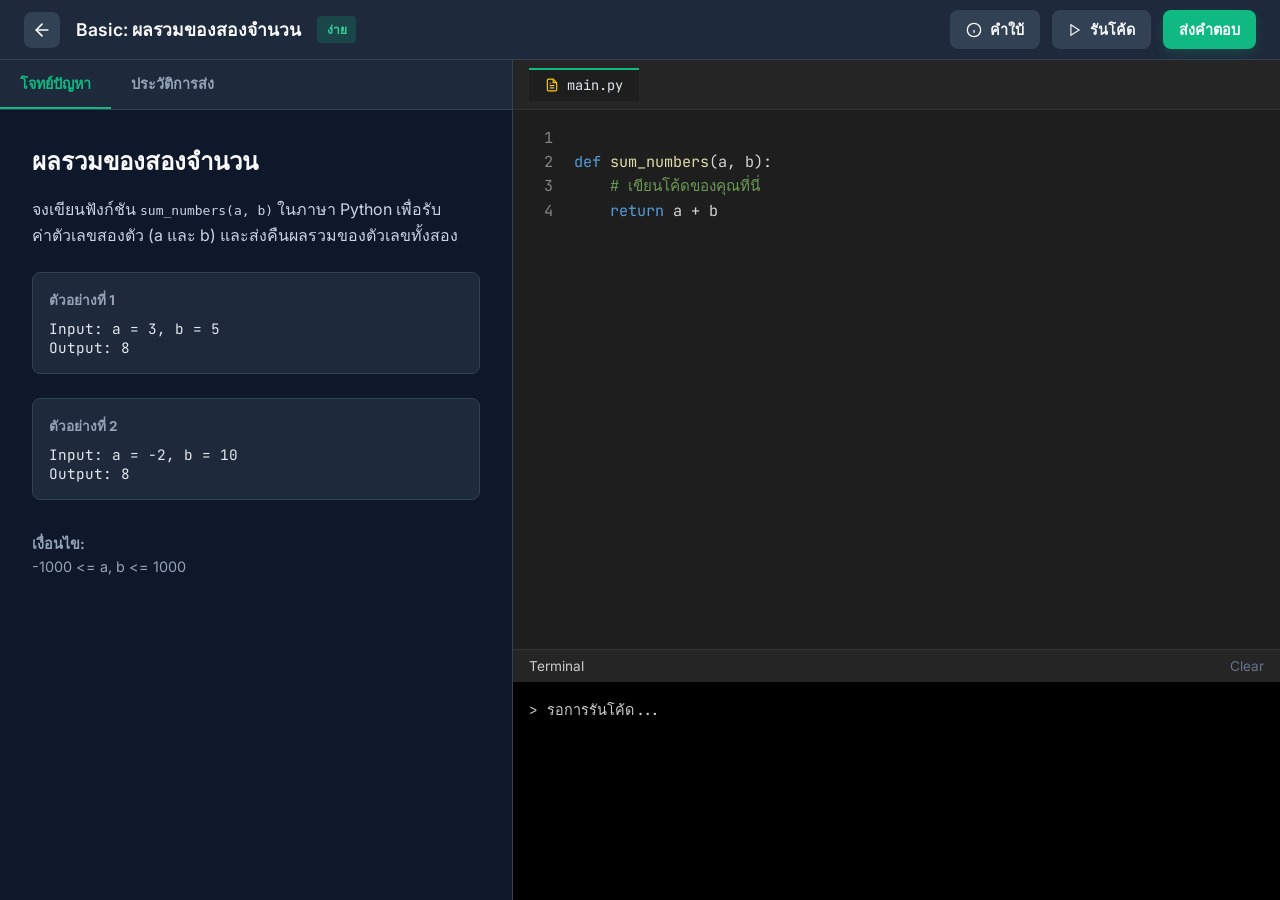
<file: playground.html>
<!DOCTYPE html>
<html lang="th">
<head>
    <meta charset="UTF-8">
    <meta name="viewport" content="width=device-width, initial-scale=1.0">
    <title>แบบฝึกหัด - RianCode Playground</title>
    <link rel="icon" type="image/png" href="frontend/assets/img/logo.png">
    <link href="https://fonts.googleapis.com/css2?family=Inter:wght@300;400;500;600;700;800&family=JetBrains+Mono:wght@400;500;600&display=swap" rel="stylesheet">
    
    <style>
        :root {
            --bg-dark: #0f172a;
            --bg-panel: #1e293b;
            --bg-hover: #334155;
            --text-main: #f8fafc;
            --text-muted: #94a3b8;
            --primary: #10b981;
            --primary-hover: #059669;
            --border-color: #334155;
            --font-ui: 'Inter', 'Sarabun', sans-serif;
            --font-code: 'JetBrains Mono', monospace;
        }

        body {
            margin: 0;
            padding: 0;
            background-color: var(--bg-dark);
            color: var(--text-main);
            font-family: var(--font-ui);
            height: 100vh;
            display: flex;
            flex-direction: column;
            overflow: hidden;
        }

        /* Top Navigation */
        .playground-nav {
            display: flex;
            align-items: center;
            justify-content: space-between;
            padding: 0.75rem 1.5rem;
            background-color: var(--bg-panel);
            border-bottom: 1px solid var(--border-color);
            height: 60px;
            box-sizing: border-box;
        }

        .nav-left {
            display: flex;
            align-items: center;
            gap: 1rem;
        }

        .btn-back {
            display: flex;
            align-items: center;
            justify-content: center;
            width: 36px;
            height: 36px;
            border-radius: 8px;
            background: var(--bg-hover);
            color: var(--text-main);
            text-decoration: none;
            transition: 0.2s;
        }

        .btn-back:hover {
            background: #475569;
        }

        .exercise-title {
            font-size: 1.1rem;
            font-weight: 600;
            margin: 0;
        }

        .difficulty-badge {
            font-size: 0.75rem;
            padding: 0.25rem 0.6rem;
            border-radius: 4px;
            background: rgba(16, 185, 129, 0.2);
            color: #34d399;
            font-weight: 600;
        }

        .nav-right {
            display: flex;
            align-items: center;
            gap: 0.75rem;
        }

        .btn {
            padding: 0.5rem 1rem;
            border-radius: 8px;
            font-size: 0.9rem;
            font-weight: 600;
            font-family: var(--font-ui);
            cursor: pointer;
            display: flex;
            align-items: center;
            gap: 0.5rem;
            border: none;
            transition: 0.2s;
        }

        .btn-secondary {
            background: var(--bg-hover);
            color: var(--text-main);
        }

        .btn-secondary:hover {
            background: #475569;
        }

        .btn-primary {
            background: var(--primary);
            color: white;
            box-shadow: 0 4px 12px rgba(16, 185, 129, 0.2);
        }

        .btn-primary:hover {
            background: var(--primary-hover);
            transform: translateY(-1px);
        }

        /* Split Layout */
        .playground-container {
            display: flex;
            flex: 1;
            height: calc(100vh - 60px);
        }

        /* Left Panel - Instructions */
        .panel-instructions {
            width: 40%;
            background-color: var(--bg-dark);
            border-right: 1px solid var(--border-color);
            display: flex;
            flex-direction: column;
            overflow-y: auto;
        }

        .instruction-tabs {
            display: flex;
            border-bottom: 1px solid var(--border-color);
            background-color: var(--bg-panel);
        }

        .tab {
            padding: 0.75rem 1.25rem;
            font-size: 0.9rem;
            font-weight: 600;
            color: var(--text-muted);
            cursor: pointer;
            border-bottom: 2px solid transparent;
        }

        .tab.active {
            color: var(--primary);
            border-bottom-color: var(--primary);
        }

        .instruction-content {
            padding: 2rem;
        }

        .instruction-content h2 {
            margin-top: 0;
            font-size: 1.5rem;
            margin-bottom: 1rem;
        }

        .instruction-content p {
            color: #cbd5e1;
            line-height: 1.6;
            margin-bottom: 1.5rem;
        }

        .code-example {
            background-color: var(--bg-panel);
            border: 1px solid var(--border-color);
            border-radius: 8px;
            padding: 1rem;
            margin-bottom: 1.5rem;
        }

        .code-example h4 {
            margin: 0 0 0.5rem 0;
            color: var(--text-muted);
            font-size: 0.85rem;
            text-transform: uppercase;
        }

        .code-example pre {
            margin: 0;
            font-family: var(--font-code);
            font-size: 0.9rem;
            color: #e2e8f0;
        }

        /* Right Panel - Editor & Console */
        .panel-workspace {
            width: 60%;
            display: flex;
            flex-direction: column;
            background-color: #1e1e1e; /* VS Code dark color */
        }

        .editor-header {
            display: flex;
            align-items: center;
            padding: 0.5rem 1rem;
            background-color: #252526;
            border-bottom: 1px solid #333;
        }

        .file-tab {
            display: flex;
            align-items: center;
            gap: 0.5rem;
            background-color: #1e1e1e;
            padding: 0.4rem 1rem;
            font-size: 0.85rem;
            font-family: var(--font-code);
            color: #e2e8f0;
            border-top: 2px solid var(--primary);
        }

        .editor-area {
            flex: 1;
            padding: 1rem;
            overflow-y: auto;
            position: relative;
        }

        .line-numbers {
            position: absolute;
            left: 0;
            top: 1rem;
            bottom: 0;
            width: 40px;
            text-align: right;
            padding-right: 10px;
            color: #858585;
            font-family: var(--font-code);
            font-size: 0.95rem;
            line-height: 1.6;
            user-select: none;
        }

        .code-input {
            margin-left: 45px;
            font-family: var(--font-code);
            font-size: 0.95rem;
            line-height: 1.6;
            color: #d4d4d4;
            white-space: pre;
            outline: none;
        }

        /* Syntax Highlighting Mock */
        .keyword { color: #569cd6; }
        .function { color: #dcdcaa; }
        .string { color: #ce9178; }
        .comment { color: #6a9955; }
        .operator { color: #d4d4d4; }
        .number { color: #b5cea8; }

        /* Console */
        .console-area {
            height: 250px;
            background-color: #000000;
            border-top: 1px solid #333;
            display: flex;
            flex-direction: column;
        }

        .console-header {
            display: flex;
            align-items: center;
            padding: 0.5rem 1rem;
            background-color: #252526;
            font-size: 0.85rem;
            color: #ccc;
            gap: 1rem;
        }

        .console-output {
            padding: 1rem;
            font-family: var(--font-code);
            font-size: 0.9rem;
            color: #ccc;
            flex: 1;
            overflow-y: auto;
        }

        .output-success {
            color: #10b981;
            margin-top: 0.5rem;
        }

        @media (max-width: 900px) {
            .playground-container {
                flex-direction: column;
            }
            .panel-instructions, .panel-workspace {
                width: 100%;
                height: 50%;
            }
            .panel-instructions { border-right: none; border-bottom: 1px solid var(--border-color); }
        }
    </style>
</head>
<body>

    <!-- Top Navigation -->
    <header class="playground-nav">
        <div class="nav-left">
            <a href="exercises.html" class="btn-back">
                <svg width="20" height="20" viewBox="0 0 24 24" fill="none" stroke="currentColor" stroke-width="2" stroke-linecap="round" stroke-linejoin="round"><line x1="19" y1="12" x2="5" y2="12"></line><polyline points="12 19 5 12 12 5"></polyline></svg>
            </a>
            <h1 class="exercise-title">Basic: ผลรวมของสองจำนวน</h1>
            <span class="difficulty-badge">ง่าย</span>
        </div>
        <div class="nav-right">
            <button class="btn btn-secondary" onclick="alert('แสดงคำใบ้ AI Mock')">
                <svg width="16" height="16" viewBox="0 0 24 24" fill="none" stroke="currentColor" stroke-width="2"><circle cx="12" cy="12" r="10"></circle><path d="M12 16v-4"></path><path d="M12 8h.01"></path></svg>
                คำใบ้
            </button>
            <button class="btn btn-secondary" onclick="runCode()">
                <svg width="14" height="14" viewBox="0 0 24 24" fill="none" stroke="currentColor" stroke-width="2"><polygon points="5 3 19 12 5 21 5 3"></polygon></svg>
                รันโค้ด
            </button>
            <button class="btn btn-primary" onclick="submitCode()">
                ส่งคำตอบ
            </button>
        </div>
    </header>

    <!-- Split Layout -->
    <div class="playground-container">
        
        <!-- Left Panel: Instructions -->
        <div class="panel-instructions">
            <div class="instruction-tabs">
                <div class="tab active">โจทย์ปัญหา</div>
                <div class="tab">ประวัติการส่ง</div>
            </div>
            
            <div class="instruction-content">
                <h2>ผลรวมของสองจำนวน</h2>
                <p>จงเขียนฟังก์ชัน <code>sum_numbers(a, b)</code> ในภาษา Python เพื่อรับค่าตัวเลขสองตัว (a และ b) และส่งคืนผลรวมของตัวเลขทั้งสอง</p>
                
                <div class="code-example">
                    <h4>ตัวอย่างที่ 1</h4>
                    <pre>Input: a = 3, b = 5
Output: 8</pre>
                </div>

                <div class="code-example">
                    <h4>ตัวอย่างที่ 2</h4>
                    <pre>Input: a = -2, b = 10
Output: 8</pre>
                </div>

                <p style="font-size: 0.9rem; color: #94a3b8; margin-top: 2rem;">
                    <strong>เงื่อนไข:</strong> <br>
                    -1000 <= a, b <= 1000
                </p>
            </div>
        </div>

        <!-- Right Panel: Editor & Console -->
        <div class="panel-workspace">
            <!-- Editor -->
            <div class="editor-header">
                <div class="file-tab">
                    <svg width="14" height="14" viewBox="0 0 24 24" fill="none" stroke="#facc15" stroke-width="2"><path d="M14 2H6a2 2 0 0 0-2 2v16a2 2 0 0 0 2 2h12a2 2 0 0 0 2-2V8z"></path><polyline points="14 2 14 8 20 8"></polyline><line x1="16" y1="13" x2="8" y2="13"></line><line x1="16" y1="17" x2="8" y2="17"></line><polyline points="10 9 9 9 8 9"></polyline></svg>
                    main.py
                </div>
            </div>
            
            <div class="editor-area">
                <div class="line-numbers">
                    1<br>2<br>3<br>4
                </div>
                <div class="code-input" contenteditable="true" spellcheck="false" id="codeEditor">
<span class="keyword">def</span> <span class="function">sum_numbers</span>(a, b):
    <span class="comment"># เขียนโค้ดของคุณที่นี่</span>
    <span class="keyword">return</span> a <span class="operator">+</span> b
</div>
            </div>

            <!-- Console -->
            <div class="console-area">
                <div class="console-header">
                    <div>Terminal</div>
                    <div style="margin-left: auto; cursor: pointer; color: #64748b;">Clear</div>
                </div>
                <div class="console-output" id="consoleOutput">
                    &gt; รอการรันโค้ด...
                </div>
            </div>
        </div>
    </div>

    <script>
        function runCode() {
            const output = document.getElementById('consoleOutput');
            output.innerHTML = '&gt; กำลังประมวลผล...<br>';
            
            setTimeout(() => {
                output.innerHTML += '<span style="color:#d4d4d4;">Test Case 1: a=3, b=5</span><br>';
                output.innerHTML += '<span style="color:#d4d4d4;">Output: 8</span><br>';
                output.innerHTML += '<span class="output-success">✔ ผ่าน (1ms)</span><br><br>';
                output.innerHTML += '<span style="color:#d4d4d4;">Test Case 2: a=-2, b=10</span><br>';
                output.innerHTML += '<span style="color:#d4d4d4;">Output: 8</span><br>';
                output.innerHTML += '<span class="output-success">✔ ผ่าน (0ms)</span>';
            }, 600);
        }

        function submitCode() {
            const output = document.getElementById('consoleOutput');
            output.innerHTML = '&gt; กำลังตรวจสอบความถูกต้องทั้งหมด (Submitting)...<br>';
            
            setTimeout(() => {
                output.innerHTML += '<br><span class="output-success" style="font-size: 1.1rem; font-weight: bold;">🎉 ยินดีด้วย! โค้ดของคุณทำงานถูกต้องทั้งหมด</span><br>';
                output.innerHTML += '<span style="color:#10b981;">+15 XP</span>';
                
                // Show celebration alert
                setTimeout(() => {
                    alert('🎉 ยินดีด้วยคุณผ่านแบบทดสอบนี้แล้ว! รับไปเลย 15 XP');
                }, 500);
            }, 1000);
        }
    </script>
</body>
</html>
</file>
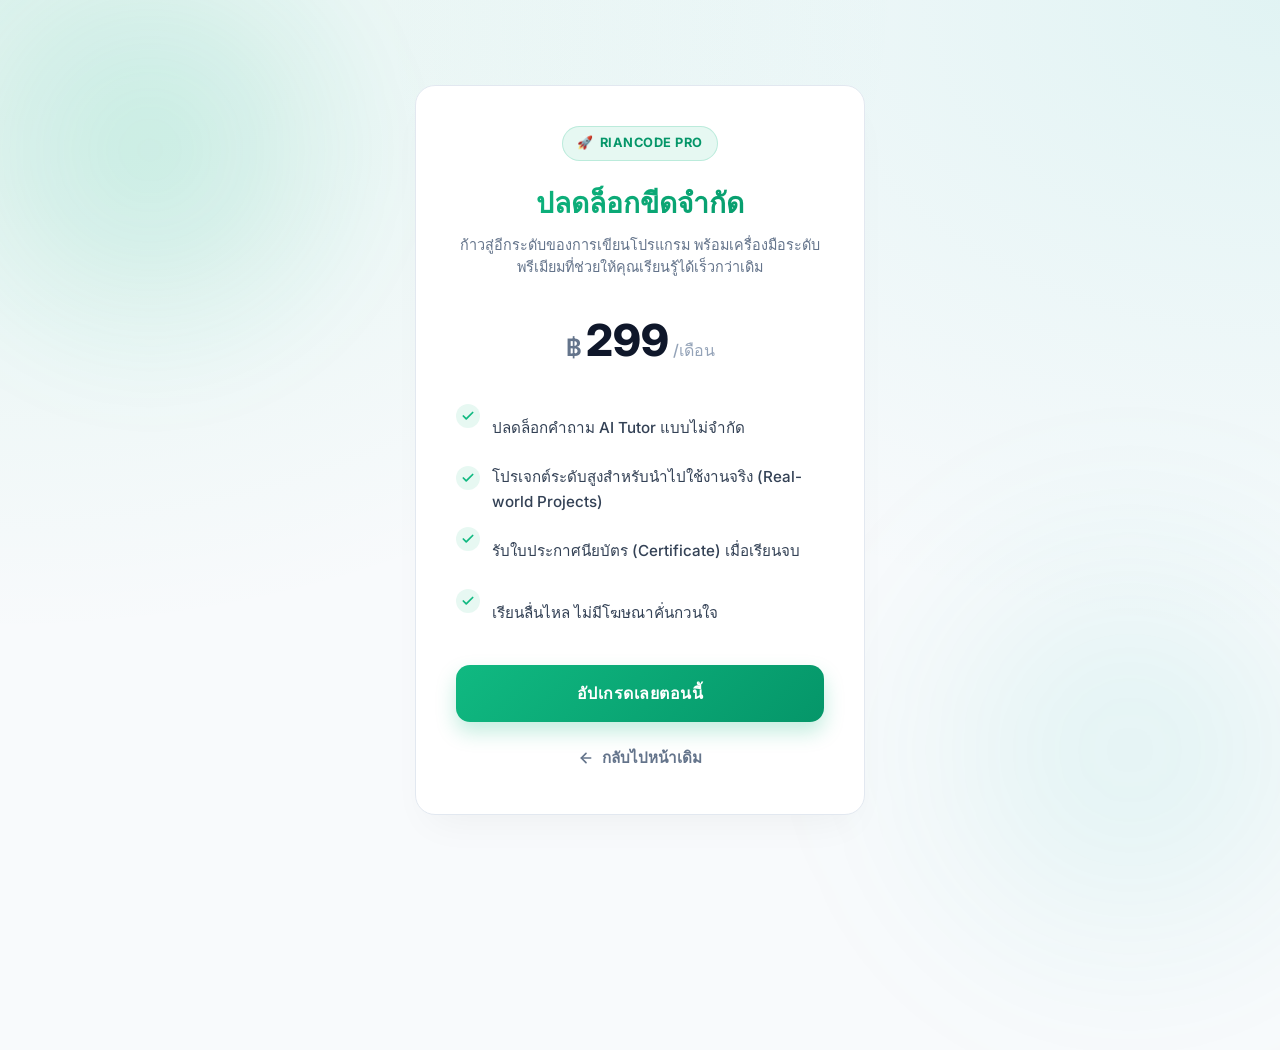
<file: upgrade.html>
<!DOCTYPE html>
<html lang="th">

<head>
    <meta charset="UTF-8">
    <meta name="viewport" content="width=device-width, initial-scale=1.0">
    <title>อัปเกรดเป็น PRO - RianCode</title>
    <link rel="icon" type="image/png" href="frontend/assets/img/logo.png">
    <link href="https://fonts.googleapis.com/css2?family=Inter:wght@300;400;500;600;700;800&display=swap" rel="stylesheet">
    <link rel="stylesheet" href="frontend/assets/css/style.css?v=1788372563889">

    <style>
        body {
            background-color: #f8fafc; /* Standard light theme background */
            font-family: 'Inter', 'Sarabun', sans-serif;
            color: #1e293b;
            min-height: 100vh;
            display: flex;
            align-items: center;
            justify-content: center;
            margin: 0;
            padding: 2rem;
            position: relative;
            overflow-x: hidden;
        }

        /* Animated Background Gradients */
        .bg-glow-1 {
            position: absolute;
            top: -100px;
            left: -100px;
            width: 500px;
            height: 500px;
            background: radial-gradient(circle, rgba(16, 185, 129, 0.15) 0%, transparent 70%);
            border-radius: 50%;
            z-index: 0;
            filter: blur(40px);
        }

        .bg-glow-2 {
            position: absolute;
            bottom: -150px;
            right: -150px;
            width: 600px;
            height: 600px;
            background: radial-gradient(circle, rgba(20, 184, 166, 0.1) 0%, transparent 70%);
            border-radius: 50%;
            z-index: 0;
            filter: blur(60px);
        }

        /* Card */
        .upgrade-card {
            position: relative;
            z-index: 10;
            background: #ffffff;
            border: 1px solid #e2e8f0;
            border-radius: 20px;
            padding: 2.5rem;
            max-width: 450px;
            width: 100%;
            box-shadow: 0 20px 40px -15px rgba(0, 0, 0, 0.05);
            text-align: center;
            animation: slideUpFade 0.6s ease-out forwards;
        }

        @keyframes slideUpFade {
            0% { opacity: 0; transform: translateY(30px) scale(0.98); }
            100% { opacity: 1; transform: translateY(0) scale(1); }
        }

        .pro-badge {
            display: inline-flex;
            align-items: center;
            gap: 0.4rem;
            padding: 0.4rem 0.85rem;
            background: rgba(16, 185, 129, 0.1);
            border: 1px solid rgba(16, 185, 129, 0.2);
            border-radius: 999px;
            color: #059669;
            font-size: 0.8rem;
            font-weight: 700;
            margin-bottom: 1.25rem;
            letter-spacing: 0.5px;
        }

        .title {
            font-size: 1.75rem;
            font-weight: 800;
            margin: 0 0 0.5rem 0;
            background: linear-gradient(135deg, #10b981, #059669);
            -webkit-background-clip: text;
            -webkit-text-fill-color: transparent;
        }

        .subtitle {
            color: #64748b;
            font-size: 0.9rem;
            margin-bottom: 1.75rem;
            line-height: 1.5;
        }

        .price-container {
            margin-bottom: 1.75rem;
            display: flex;
            flex-direction: column;
            align-items: center;
        }

        .price {
            font-size: 2.75rem;
            font-weight: 800;
            color: #0f172a;
            display: flex;
            align-items: baseline;
            gap: 0.25rem;
        }

        .price-currency {
            font-size: 1.5rem;
            font-weight: 600;
            color: #64748b;
        }

        .price-period {
            font-size: 1rem;
            font-weight: 500;
            color: #94a3b8;
        }

        .features-list {
            list-style: none;
            padding: 0;
            margin: 0 0 1.75rem 0;
            text-align: left;
        }

        .feature-item {
            display: flex;
            align-items: center;
            gap: 0.75rem;
            margin-bottom: 0.85rem;
            color: #334155;
            font-size: 0.95rem;
            font-weight: 500;
        }

        .feature-icon {
            display: flex;
            align-items: center;
            justify-content: center;
            width: 24px;
            height: 24px;
            background: rgba(16, 185, 129, 0.1);
            color: #10b981;
            border-radius: 50%;
            flex-shrink: 0;
        }

        .btn-upgrade {
            display: block;
            width: 100%;
            padding: 1rem;
            background: linear-gradient(135deg, #10b981, #059669);
            color: white;
            font-size: 1rem;
            font-weight: 700;
            text-decoration: none;
            border-radius: 14px;
            border: none;
            cursor: pointer;
            transition: all 0.3s ease;
            box-shadow: 0 10px 20px rgba(16, 185, 129, 0.25);
            letter-spacing: 0.5px;
        }

        .btn-upgrade:hover {
            transform: translateY(-3px);
            box-shadow: 0 15px 25px rgba(16, 185, 129, 0.35);
            background: linear-gradient(135deg, #34d399, #10b981);
        }

        .btn-back {
            display: inline-flex;
            align-items: center;
            gap: 0.5rem;
            color: #64748b;
            text-decoration: none;
            font-size: 0.95rem;
            font-weight: 600;
            margin-top: 1.5rem;
            transition: color 0.2s;
            cursor: pointer;
            border: none;
            background: none;
        }

        .btn-back:hover {
            color: #0f172a;
        }

        /* Responsive */
        @media (max-width: 600px) {
            .upgrade-card { padding: 2rem 1.25rem; }
            .title { font-size: 1.5rem; }
            .price { font-size: 2.25rem; }
        }
    </style>
</head>

<body>

    <!-- Background Elements -->
    <div class="bg-glow-1"></div>
    <div class="bg-glow-2"></div>

    <div class="upgrade-card">
        <div class="pro-badge">
            <span>🚀</span> RIANCODE PRO
        </div>
        
        <h1 class="title">ปลดล็อกขีดจำกัด</h1>
        <p class="subtitle">ก้าวสู่อีกระดับของการเขียนโปรแกรม พร้อมเครื่องมือระดับพรีเมียมที่ช่วยให้คุณเรียนรู้ได้เร็วกว่าเดิม</p>
        
        <div class="price-container">
            <div class="price">
                <span class="price-currency">฿</span>299<span class="price-period">/เดือน</span>
            </div>
        </div>

        <ul class="features-list">
            <li class="feature-item">
                <div class="feature-icon">
                    <svg width="14" height="14" viewBox="0 0 24 24" fill="none" stroke="currentColor" stroke-width="3" stroke-linecap="round" stroke-linejoin="round"><polyline points="20 6 9 17 4 12"></polyline></svg>
                </div>
                ปลดล็อกคำถาม AI Tutor แบบไม่จำกัด
            </li>
            <li class="feature-item">
                <div class="feature-icon">
                    <svg width="14" height="14" viewBox="0 0 24 24" fill="none" stroke="currentColor" stroke-width="3" stroke-linecap="round" stroke-linejoin="round"><polyline points="20 6 9 17 4 12"></polyline></svg>
                </div>
                โปรเจกต์ระดับสูงสำหรับนำไปใช้งานจริง (Real-world Projects)
            </li>
            <li class="feature-item">
                <div class="feature-icon">
                    <svg width="14" height="14" viewBox="0 0 24 24" fill="none" stroke="currentColor" stroke-width="3" stroke-linecap="round" stroke-linejoin="round"><polyline points="20 6 9 17 4 12"></polyline></svg>
                </div>
                รับใบประกาศนียบัตร (Certificate) เมื่อเรียนจบ
            </li>
            <li class="feature-item">
                <div class="feature-icon">
                    <svg width="14" height="14" viewBox="0 0 24 24" fill="none" stroke="currentColor" stroke-width="3" stroke-linecap="round" stroke-linejoin="round"><polyline points="20 6 9 17 4 12"></polyline></svg>
                </div>
                เรียนลื่นไหล ไม่มีโฆษณาคั่นกวนใจ
            </li>
        </ul>

        <button class="btn-upgrade" onclick="alert('ระบบชำระเงินจำลอง (Mock) - ขอบคุณที่ให้ความสนใจ RianCode PRO!');">
            อัปเกรดเลยตอนนี้
        </button>

        <button class="btn-back" onclick="window.history.back();">
            <svg width="16" height="16" viewBox="0 0 24 24" fill="none" stroke="currentColor" stroke-width="2.5" stroke-linecap="round" stroke-linejoin="round"><line x1="19" y1="12" x2="5" y2="12"></line><polyline points="12 19 5 12 12 5"></polyline></svg>
            กลับไปหน้าเดิม
        </button>
    </div>

</body>

</html>
</file>
<file: frontend/assets/css/style.css>
/* CSS Reset & Variables (Light Mode) .brand-logo-img*/
:root {
    --bg-color: #f8fafc;
    /* Very light gray/white */
    --surface-color: rgba(255, 255, 255, 0.85);
    /* White with transparency for glass effect */
    --surface-border: rgba(0, 0, 0, 0.08);
    /* Subtle dark border */
    --text-primary: #0f172a;
    /* Deep dark blue for text */
    --text-secondary: #64748b;
    /* Gray text */

    --primary-color: #10b981;
    /* Emerald Green */
    --primary-hover: #059669;
    --secondary-color: #14b8a6;
    /* Teal */

    --gradient-1: linear-gradient(135deg, #10b981, #14b8a6);
    --gradient-2: linear-gradient(135deg, #84cc16, #14b8a6);

    --font-ui: 'Inter', -apple-system, sans-serif;
    --font-mono: 'JetBrains Mono', monospace;

    --transition: all 0.3s ease;
}

* {
    margin: 0;
    padding: 0;
    box-sizing: border-box;
}

body {
    font-family: var(--font-ui);
    background-color: var(--bg-color);
    color: var(--text-primary);
    line-height: 1.6;
    overflow-x: hidden;
    /* Soft light gradient blobs */
    background-image:
        radial-gradient(at 0% 0%, rgba(16, 185, 129, 0.1) 0px, transparent 50%),
        radial-gradient(at 100% 0%, rgba(20, 184, 166, 0.1) 0px, transparent 50%);
    background-attachment: fixed;
}

a {
    text-decoration: none;
    color: inherit;
}

/* Typography Utility */
.text-gradient {
    background: var(--gradient-1);
    -webkit-background-clip: text;
    -webkit-text-fill-color: transparent;
    background-clip: text;
}

/* Buttons */
.btn {
    display: inline-flex;
    align-items: center;
    justify-content: center;
    gap: 0.5rem;
    padding: 0.5rem 1.25rem;
    border-radius: 8px;
    font-weight: 600;
    font-size: 0.95rem;
    cursor: pointer;
    transition: var(--transition);
    border: none;
    outline: none;
}

.btn-primary {
    background: var(--gradient-1);
    color: white;
    box-shadow: 0 4px 15px rgba(16, 185, 129, 0.25);
}

.btn-primary:hover {
    transform: translateY(-2px);
    box-shadow: 0 6px 20px rgba(16, 185, 129, 0.35);
}

.btn-outline {
    background: transparent;
    border: 1px solid var(--surface-border);
    color: var(--text-primary);
}

.btn-outline:hover {
    background: rgba(0, 0, 0, 0.03);
    border-color: rgba(0, 0, 0, 0.15);
}

.btn-secondary {
    background: var(--surface-color);
    border: 1px solid var(--surface-border);
    color: var(--text-primary);
    backdrop-filter: blur(10px);
    box-shadow: 0 2px 8px rgba(0, 0, 0, 0.04);
}

.btn-secondary:hover {
    background: rgba(255, 255, 255, 0.95);
    box-shadow: 0 4px 12px rgba(0, 0, 0, 0.08);
}

.btn-large {
    padding: 0.75rem 1.5rem;
    font-size: 1.05rem;
}

/* Navbar */
.navbar {
    position: fixed;
    top: 0;
    width: 100%;
    z-index: 100;
    background: rgba(255, 255, 255, 0.8);
    backdrop-filter: blur(7px);
    -webkit-backdrop-filter: blur(12px);
    border-bottom: 1px solid var(--surface-border);
}

.navbar.floating {
    top: 1.5rem;
    left: 50%;
    transform: translateX(-50%);
    width: 90%;
    max-width: 1200px;
    border-radius: 25px;
    border: 1px solid var(--surface-border);
    box-shadow: 0 20px 40px rgba(0, 0, 0, 0.08);
}

.nav-container {
    max-width: 1200px;
    margin: 0 auto;
    padding: 1rem 2rem;
    display: flex;
    justify-content: space-between;
    align-items: center;
}

.logo {
    font-size: 1.5rem;
    font-weight: 700;
    display: flex;
    align-items: center;
    gap: 0.1rem;
    letter-spacing: -0.5px;
}

.logo-icon {
    color: var(--primary-color);
    font-family: var(--font-mono);
}

.nav-links {
    display: flex;
    gap: 2rem;
}

.nav-links a {
    color: var(--text-secondary);
    font-weight: 500;
    transition: var(--transition);
}

.nav-links a:hover {
    color: var(--primary-color);
}

.nav-actions {
    display: flex;
    gap: 1rem;
    align-items: center;
}

/* Upgrade PRO Button */
.btn-upgrade-nav {
    display: inline-flex;
    align-items: center;
    gap: 0.4rem;
    background: linear-gradient(135deg, #f59e0b, #d97706);
    color: #ffffff !important;
    padding: 0.45rem 0.95rem;
    border-radius: 99px;
    font-size: 0.82rem;
    font-weight: 700;
    text-decoration: none !important;
    box-shadow: 0 4px 14px rgba(245, 158, 11, 0.35);
    transition: all 0.2s cubic-bezier(0.16, 1, 0.3, 1);
    border: none;
    white-space: nowrap;
}

.btn-upgrade-nav:hover {
    transform: translateY(-1px) scale(1.02);
    box-shadow: 0 6px 20px rgba(245, 158, 11, 0.5);
    background: linear-gradient(135deg, #fbbf24, #d97706);
}

/* Profile Dropdown */
.profile-dropdown {
    position: relative;
    display: inline-flex;
    align-items: center;
}

.profile-dropdown-menu {
    display: none !important;
    position: absolute;
    right: 0;
    top: calc(100% + 10px);
    background: #ffffff;
    border: 1px solid #e2e8f0;
    min-width: 180px;
    border-radius: 12px;
    box-shadow: 0 10px 30px rgba(0, 0, 0, 0.15);
    z-index: 9999;
    overflow: hidden;
    flex-direction: column;
    padding: 0.4rem 0;
}

.profile-dropdown-menu.show {
    display: flex !important;
    animation: fadeInDown 0.2s ease-out;
}

.dropdown-item {
    padding: 0.6rem 1.1rem;
    display: flex;
    align-items: center;
    gap: 0.5rem;
    color: #334155;
    text-decoration: none;
    font-size: 0.88rem;
    font-weight: 500;
    cursor: pointer;
    background: transparent;
    border: none;
    width: 100%;
    text-align: left;
    transition: all 0.15s;
}

.dropdown-item:hover {
    background: #f1f5f9;
    color: #0f172a;
}

.dropdown-divider {
    height: 1px;
    background: #e2e8f0;
    margin: 0.35rem 0;
}


.dropdown-item:hover {
    background: rgba(0, 0, 0, 0.05);
    color: var(--primary-color);
}

.dropdown-divider {
    height: 1px;
    background-color: var(--surface-border);
    margin: 4px 0;
}

/* Sidebar Layout */
.dashboard-layout {
    display: flex;
    min-height: 100vh;
    padding-top: 73px;
}

.sidebar {
    width: 260px;
    background: var(--surface-color);
    border-right: 1px solid var(--surface-border);
    backdrop-filter: blur(7px);
    position: fixed;
    top: 0;
    bottom: 0;
    left: 0;
    padding: 2rem 1.25rem;
    overflow-y: auto;
    z-index: 110;
    transition: width 0.3s ease, padding 0.3s ease;
    display: flex;
    flex-direction: column;
}

.sidebar.collapsed {
    width: 80px;
    padding: 2rem 0.5rem;
}

.sidebar.collapsed .sidebar-link-text,
.sidebar.collapsed .logo-text {
    display: none;
}

.sidebar.collapsed .sidebar-link {
    justify-content: center;
    padding: 0.75rem;
}

.sidebar.collapsed .logo {
    justify-content: center;
    padding: 0 !important;
}

.sidebar-nav {
    display: flex;
    flex-direction: column;
    gap: 0.5rem;
}

.sidebar-link {
    display: flex;
    align-items: center;
    gap: 0.75rem;
    padding: 0.75rem 1rem;
    border-radius: 8px;
    color: var(--text-secondary);
    font-weight: 500;
    transition: var(--transition);
}

.sidebar-link:hover,
.sidebar-link.active {
    background: rgba(16, 185, 129, 0.1);
    color: var(--primary-color);
}

.sidebar-link svg {
    width: 20px;
    height: 20px;
}

.main-content {
    flex: 1;
    margin-left: 260px;
    padding: 2rem 3rem;
    width: calc(100% - 260px);
    transition: margin-left 0.3s ease, width 0.3s ease;
}

.sidebar.collapsed~.main-content {
    margin-left: 80px;
    width: calc(100% - 80px);
}

/* Mobile Menu Toggle */
.mobile-menu-btn {
    display: none;
    background: none;
    border: none;
    color: var(--text-primary);
    cursor: pointer;
    padding: 0.5rem;
}

/* Hero Section */
.hero {
    max-width: 1200px;
    margin: 0 auto;
    padding: 8rem 2rem 4rem;
    display: grid;
    grid-template-columns: 1fr 1fr;
    gap: 4rem;
    align-items: center;
    min-height: 100vh;
}

.hero-badge {
    display: inline-block;
    padding: 0.4rem 1rem;
    background: rgba(16, 185, 129, 0.1);
    border: 1px solid rgba(16, 185, 129, 0.2);
    border-radius: 999px;
    color: var(--primary-hover);
    font-size: 0.875rem;
    font-weight: 600;
    margin-bottom: 1.5rem;
    animation: fadeInDown 0.6s ease-out;
}

.hero-title {
    font-size: 4rem;
    line-height: 1.1;
    font-weight: 700;
    margin-bottom: 1.5rem;
    letter-spacing: -1px;
    animation: fadeInUp 0.8s ease-out;
}

.hero-subtitle {
    font-size: 1.125rem;
    color: var(--text-secondary);
    margin-bottom: 2.5rem;
    max-width: 90%;
    animation: fadeInUp 1s ease-out;
}

.hero-buttons {
    display: flex;
    gap: 1rem;
    animation: fadeInUp 1.2s ease-out;
}

/* Code Window Animation - Dark Theme to contrast the white bg */
.hero-visual {
    position: relative;
    perspective: 1000px;
    animation: fadeIn 1.5s ease-out;
}

.code-window {
    background: #0f172a;
    /* Dark background for code window */
    border-radius: 12px;
    border: 1px solid rgba(255, 255, 255, 0.1);
    box-shadow: 0 25px 50px -12px rgba(0, 0, 0, 0.25);
    overflow: hidden;
    transform: rotateY(-5deg) rotateX(5deg);
    transition: transform 0.5s ease;
    animation: float 6s ease-in-out infinite;
    color: #f8fafc;
}

.code-window:hover {
    transform: rotateY(0deg) rotateX(0deg) scale(1.02);
}

.window-header {
    background: #1e293b;
    padding: 0.75rem 1rem;
    display: flex;
    align-items: center;
    border-bottom: 1px solid #334155;
}

.window-dots {
    display: flex;
    gap: 6px;
}

.dot {
    width: 12px;
    height: 12px;
    border-radius: 50%;
}

.dot.red {
    background: #ef4444;
}

.dot.yellow {
    background: #eab308;
}

.dot.green {
    background: #22c55e;
}

.window-title {
    flex: 1;
    text-align: center;
    color: #94a3b8;
    font-size: 0.8rem;
    font-family: var(--font-ui);
    margin-right: 42px;
    /* Balance the dots */
}

.window-body {
    padding: 1.5rem;
    overflow-x: auto;
}

.window-body pre {
    margin: 0;
}

.window-body code {
    font-family: var(--font-mono);
    font-size: 0.9rem;
    line-height: 1.6;
}

/* Code Highlighting Colors (Dark Theme inside Window) */
.keyword {
    color: #c678dd;
}

.function {
    color: #61afef;
}

.parameter {
    color: #d19a66;
}

.string {
    color: #98c379;
}

.comment {
    color: #7f848e;
    font-style: italic;
}

.class {
    color: #e5c07b;
}

/* Floating Elements - Light Theme */
.floating-element {
    position: absolute;
    background: white;
    backdrop-filter: blur(8px);
    border: 1px solid var(--surface-border);
    padding: 0.75rem 1.25rem;
    border-radius: 12px;
    font-family: var(--font-mono);
    font-weight: 700;
    box-shadow: 0 10px 25px rgba(0, 0, 0, 0.08);
    z-index: -1;
}

.html-icon {
    top: -20px;
    right: -20px;
    color: #e34c26;
    animation: float 5s ease-in-out infinite alternate;
}

.css-icon {
    bottom: 40px;
    left: -30px;
    color: #264de4;
    animation: float 7s ease-in-out infinite alternate-reverse;
}

.js-icon {
    bottom: -20px;
    right: 20px;
    color: #d4b802;
    background: rgba(247, 223, 30, 0.2);
    animation: float 6s ease-in-out infinite alternate;
}

/* Features Section */
.features {
    max-width: 1200px;
    margin: 0 auto;
    padding: 4rem 2rem 8rem;
}

.section-title {
    text-align: center;
    font-size: 2.5rem;
    margin-bottom: 4rem;
}

.features-grid {
    display: grid;
    grid-template-columns: repeat(auto-fit, minmax(300px, 1fr));
    gap: 2rem;
}

.feature-card {
    background: var(--surface-color);
    border: 1px solid var(--surface-border);
    border-radius: 16px;
    padding: 2.5rem 2rem;
    transition: var(--transition);
    backdrop-filter: blur(10px);
    box-shadow: 0 4px 15px rgba(0, 0, 0, 0.03);
}

.feature-card:hover {
    transform: translateY(-10px);
    border-color: rgba(16, 185, 129, 0.3);
    box-shadow: 0 15px 35px rgba(16, 185, 129, 0.08);
}

.feature-icon {
    font-size: 3rem;
    margin-bottom: 1.5rem;
}

.feature-card h3 {
    font-size: 1.25rem;
    margin-bottom: 1rem;
    color: var(--text-primary);
}

.feature-card p {
    color: var(--text-secondary);
}

/* Animations */
@keyframes float {
    0% {
        transform: translateY(0px) rotateY(-5deg) rotateX(5deg);
    }

    50% {
        transform: translateY(-15px) rotateY(-3deg) rotateX(3deg);
    }

    100% {
        transform: translateY(0px) rotateY(-5deg) rotateX(5deg);
    }
}

@keyframes fadeIn {
    from {
        opacity: 0;
    }

    to {
        opacity: 1;
    }
}

@keyframes fadeInUp {
    from {
        opacity: 0;
        transform: translateY(30px);
    }

    to {
        opacity: 1;
        transform: translateY(0);
    }
}

@keyframes fadeInDown {
    from {
        opacity: 0;
        transform: translateY(-20px);
    }

    to {
        opacity: 1;
        transform: translateY(0);
    }
}

/* Responsive Styles */
@media (max-width: 968px) {
    .sidebar {
        transform: translateX(-100%);
        transition: transform 0.3s ease;
    }

    .sidebar.open {
        transform: translateX(0);
        box-shadow: 10px 0 30px rgba(0, 0, 0, 0.1);
    }

    .mobile-close-btn {
        display: block !important;
    }

    .navbar.floating {
        top: 0.5rem;
        width: 95%;
        border-radius: 20px;
    }

    .main-content,
    .sidebar.collapsed~.main-content {
        margin-left: 0 !important;
        width: 100% !important;
        padding: 2rem 1.5rem;
    }

    .hero {
        grid-template-columns: 1fr;
        text-align: center;
        padding-top: 7rem;
    }

    .hero-subtitle {
        margin: 0 auto 2.5rem;
    }

    .hero-buttons {
        justify-content: center;
    }

    .hero-visual {
        margin-top: 4rem;
        max-width: 500px;
        margin-left: auto;
        margin-right: auto;
    }

    /* Mobile Menu Navigation */
    .mobile-menu-btn {
        display: block;
        margin-left: auto;
        /* Push it to the right */
    }

    .nav-links,
    .nav-actions {
        display: none;
    }

    .nav-links.active {
        display: flex;
        flex-direction: column;
        position: absolute;
        top: 100%;
        left: 0;
        width: 100%;
        background: rgba(255, 255, 255, 0.95);
        backdrop-filter: blur(12px);
        padding: 1.5rem 2rem;
        border-bottom: 1px solid var(--surface-border);
        box-shadow: 0 10px 15px rgba(0, 0, 0, 0.05);
        gap: 1.5rem;
    }

    .nav-actions.active {
        display: flex;
        flex-direction: column;
        position: absolute;
        top: calc(100% + 220px);
        /* Adjust based on nav-links height */
        left: 0;
        width: 100%;
        background: rgba(255, 255, 255, 0.95);
        padding: 0 2rem 1.5rem;
        border-bottom: 1px solid var(--surface-border);
        box-shadow: 0 10px 15px rgba(0, 0, 0, 0.05);
        z-index: 99;
    }

    /* Adjust container flex flow for active menu */
    .nav-container.active-menu {
        flex-wrap: wrap;
    }
}

@media (max-width: 480px) {
    .hero-title {
        font-size: 2.2rem;
    }

    .hero-buttons {
        flex-direction: column;
        width: 100%;
    }

    .btn-large {
        width: 100%;
    }

    .floating-element {
        display: none;
        /* Hide floating elements on very small screens to avoid clutter */
    }
}

/* Brand Logo adjustments */
.brand-logo-img {
    height: 55px;
    /* Make it slightly larger */
    width: auto;
    object-fit: contain;
    /* Blend mode 'multiply' makes a white background disappear on light themes! */
    /* mix-blend-mode: multiply; */
    transition: transform 0.3s ease;
}

.brand-logo-img:hover {
    transform: scale(1.05);
}
</file>
